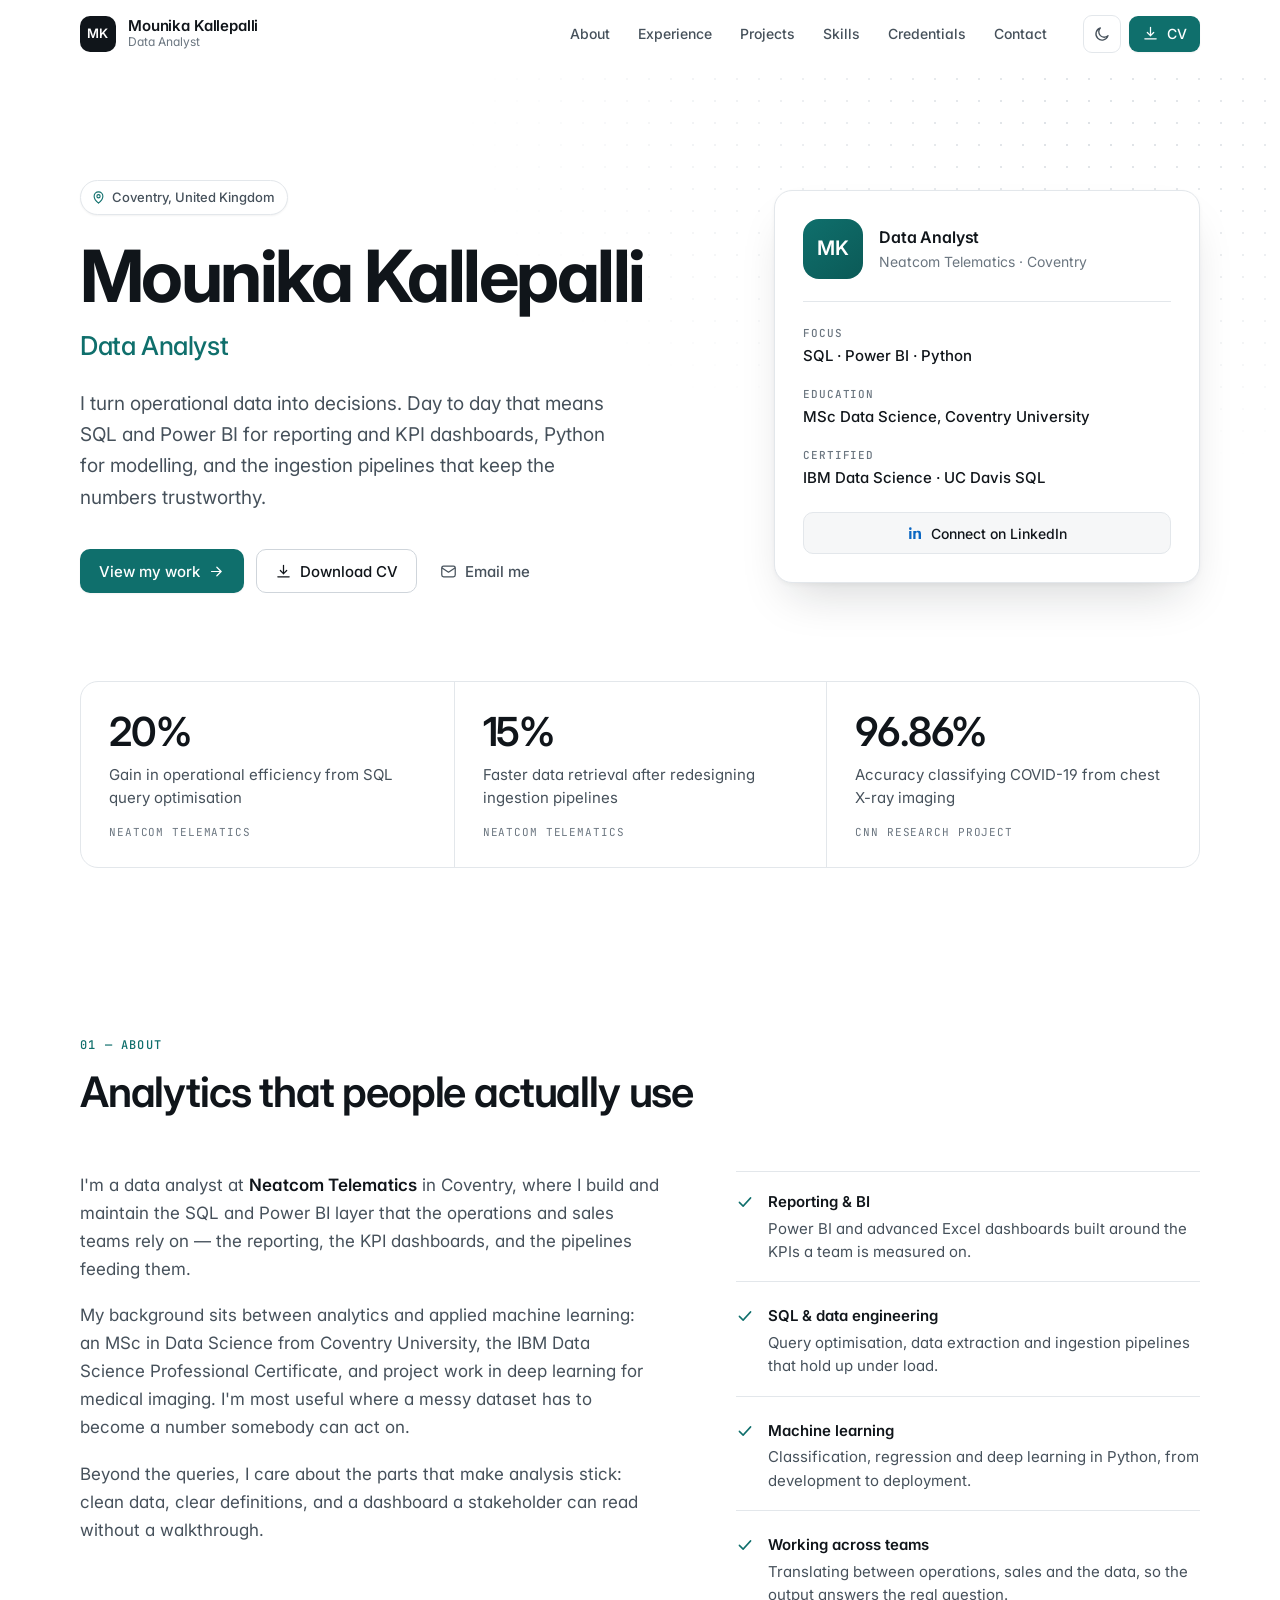
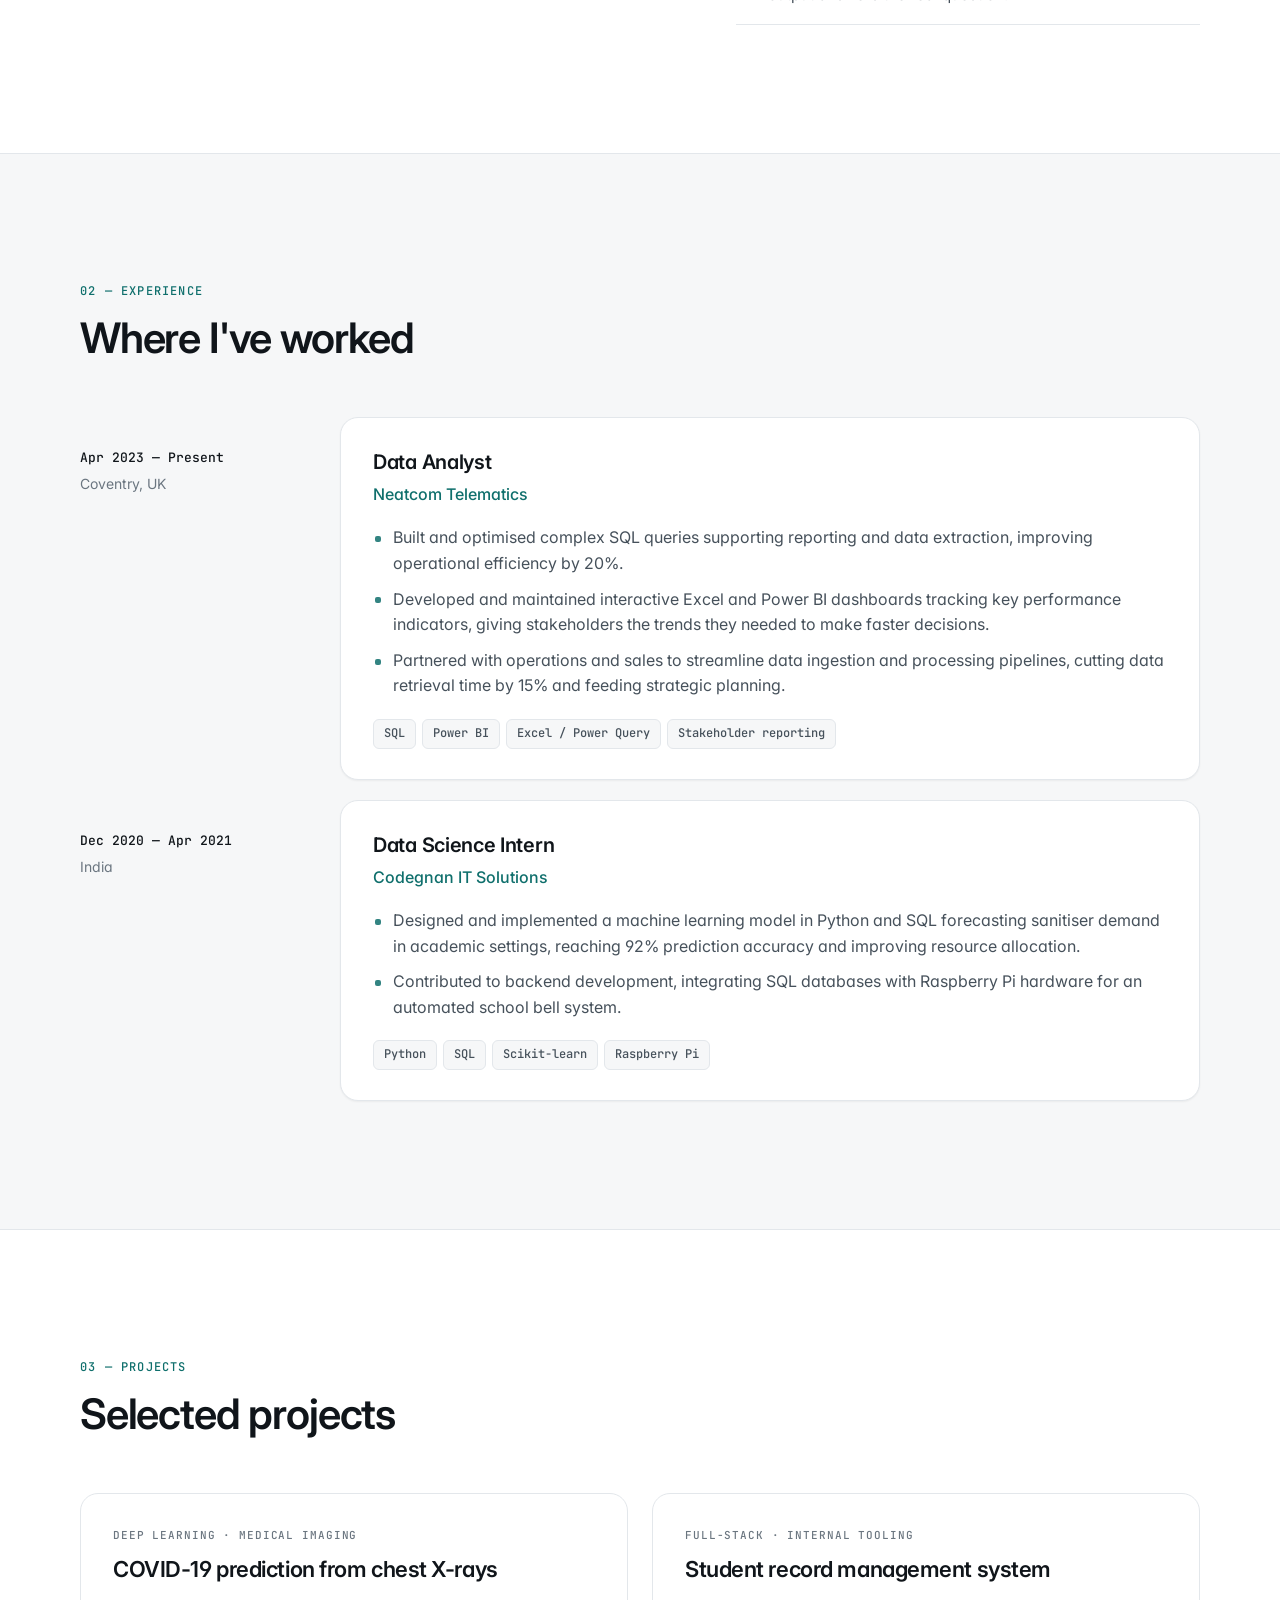
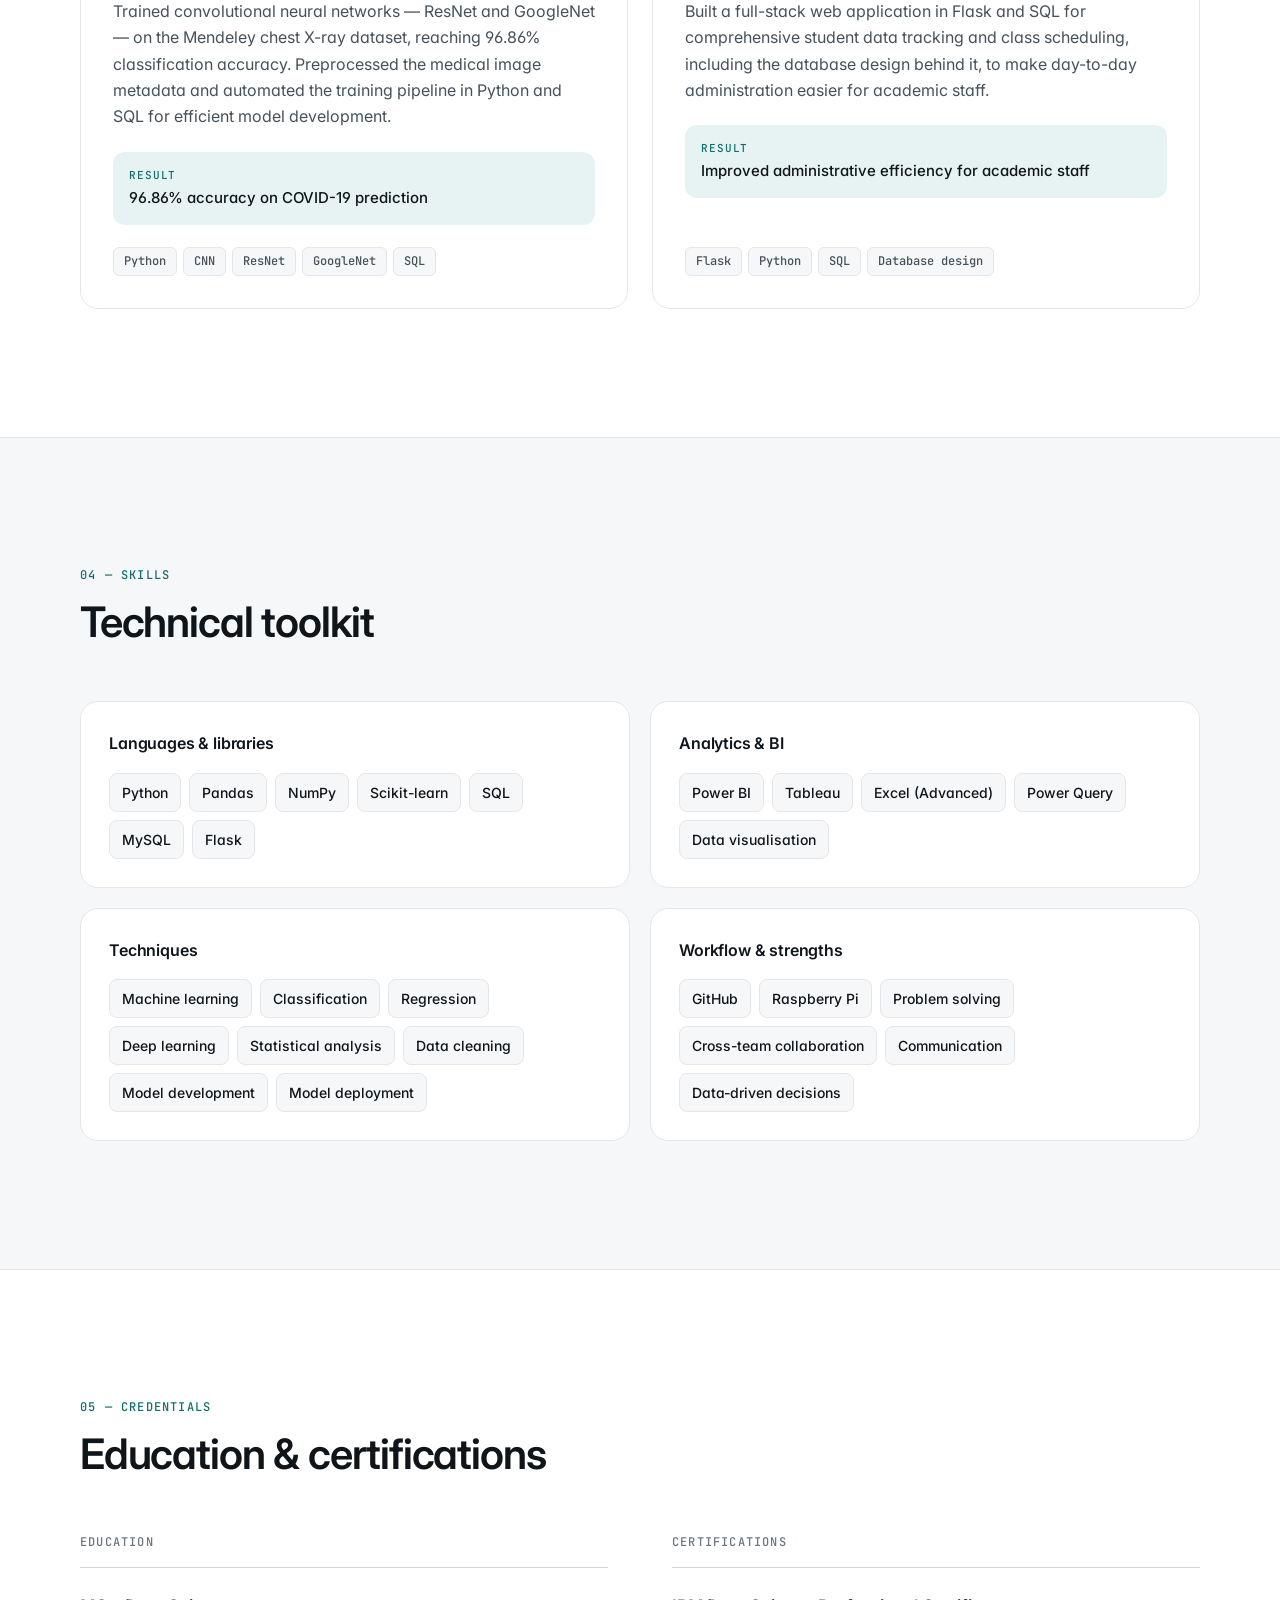
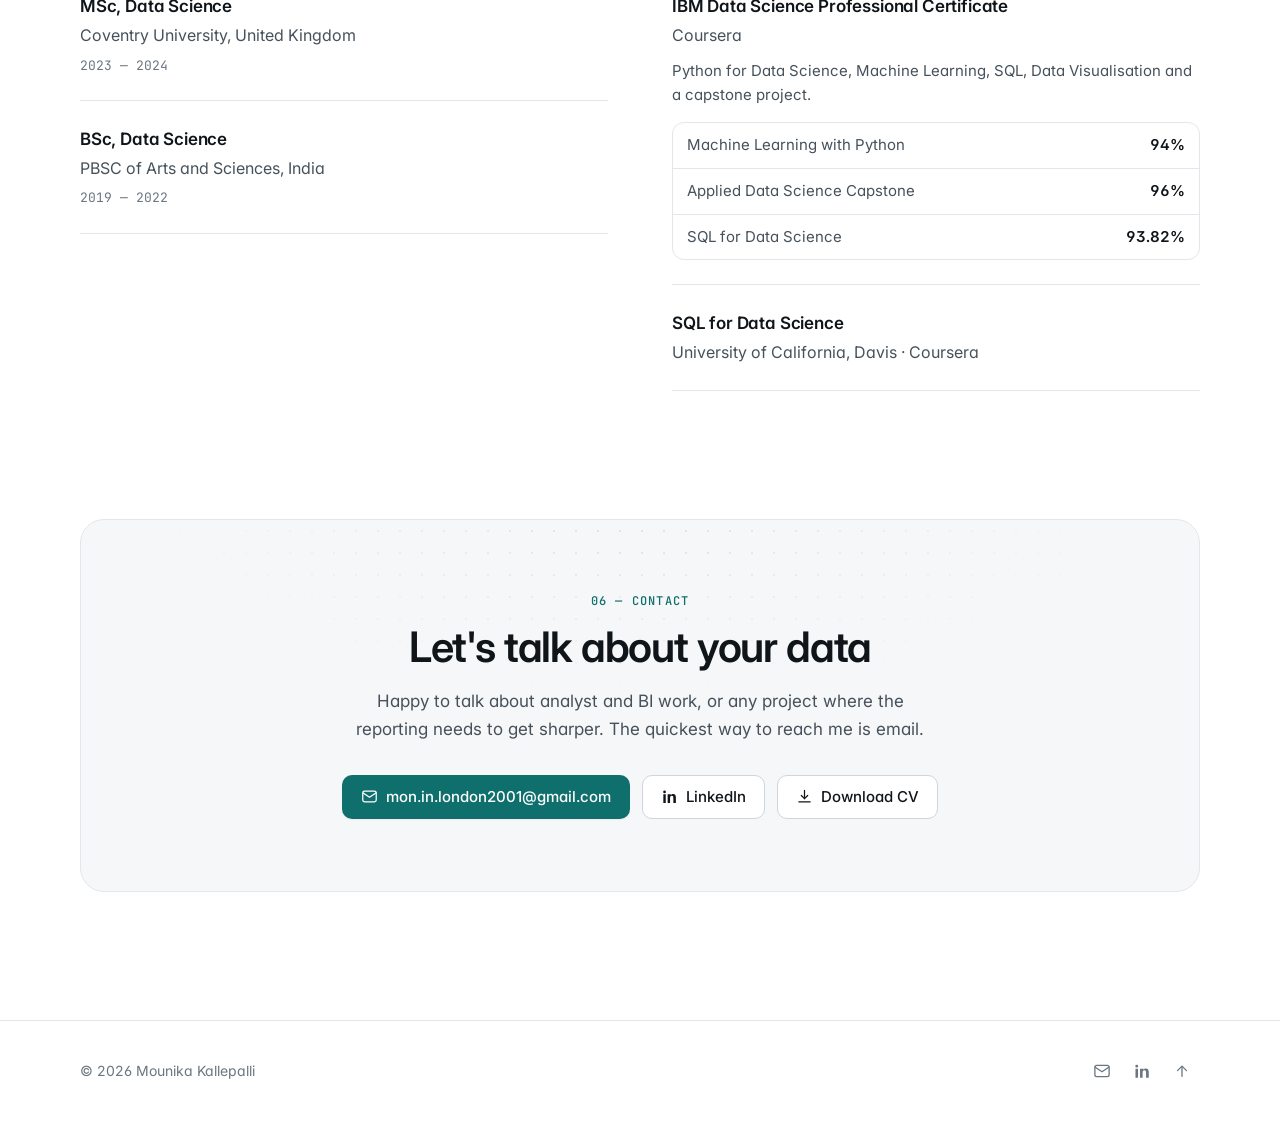
<file: index.html>
<!DOCTYPE html>
<html lang="en" data-theme="auto">
<head>
<meta charset="UTF-8">
<meta name="viewport" content="width=device-width, initial-scale=1">

<title>Mounika Kallepalli — Data Analyst</title>
<meta name="description" content="Data analyst in Coventry, UK, working in SQL, Python and Power BI. MSc in Data Science, IBM and UC Davis certified. Reporting, KPI dashboards, data pipelines and applied machine learning.">
<meta name="author" content="Mounika Kallepalli">
<link rel="canonical" href="https://mounikakallepalli.netlify.app/">

<meta property="og:type" content="profile">
<meta property="og:title" content="Mounika Kallepalli — Data Analyst">
<meta property="og:description" content="Data analyst in Coventry, UK, working in SQL, Python and Power BI. Reporting, KPI dashboards, data pipelines and applied machine learning.">
<meta property="og:url" content="https://mounikakallepalli.netlify.app/">
<meta property="og:image" content="https://mounikakallepalli.netlify.app/og-image.png">
<meta property="og:image:width" content="1200">
<meta property="og:image:height" content="630">
<meta property="profile:first_name" content="Mounika">
<meta property="profile:last_name" content="Kallepalli">
<meta name="twitter:card" content="summary_large_image">
<meta name="twitter:title" content="Mounika Kallepalli — Data Analyst">
<meta name="twitter:description" content="Data analyst in Coventry, UK, working in SQL, Python and Power BI.">
<meta name="twitter:image" content="https://mounikakallepalli.netlify.app/og-image.png">

<meta name="theme-color" content="#ffffff" media="(prefers-color-scheme: light)">
<meta name="theme-color" content="#0b0f12" media="(prefers-color-scheme: dark)">
<link rel="icon" href="favicon.svg" type="image/svg+xml">
<link rel="apple-touch-icon" href="favicon.svg">

<link rel="preconnect" href="https://fonts.googleapis.com">
<link rel="preconnect" href="https://fonts.gstatic.com" crossorigin>
<link href="https://fonts.googleapis.com/css2?family=Inter:wght@300;400;500;600;700&family=JetBrains+Mono:wght@400;500&display=swap" rel="stylesheet">
<link rel="stylesheet" href="styles.css">

<script>
  // Resolve the saved theme before first paint so there is no flash of the wrong mode.
  document.documentElement.classList.add('js');
  try {
    var t = localStorage.getItem('theme');
    if (t === 'light' || t === 'dark') document.documentElement.setAttribute('data-theme', t);
  } catch (e) {}
</script>

<script type="application/ld+json">
{
  "@context": "https://schema.org",
  "@type": "Person",
  "name": "Mounika Kallepalli",
  "jobTitle": "Data Analyst",
  "email": "mailto:mon.in.london2001@gmail.com",
  "url": "https://mounikakallepalli.netlify.app/",
  "address": {
    "@type": "PostalAddress",
    "addressLocality": "Coventry",
    "addressCountry": "GB"
  },
  "worksFor": { "@type": "Organization", "name": "Neatcom Telematics" },
  "alumniOf": [
    { "@type": "CollegeOrUniversity", "name": "Coventry University" },
    { "@type": "CollegeOrUniversity", "name": "PBSC of Arts and Sciences" }
  ],
  "knowsAbout": ["SQL", "Python", "Power BI", "Tableau", "Data Visualization", "Machine Learning", "Statistical Analysis"],
  "sameAs": ["https://www.linkedin.com/in/mounika-kallepalli-565b441a5"]
}
</script>
</head>

<body>
<a class="skip-link" href="#main">Skip to content</a>

<!-- Icon sprite -->
<svg class="sprite" aria-hidden="true" focusable="false" xmlns="http://www.w3.org/2000/svg">
  <symbol id="i-mail" viewBox="0 0 24 24" fill="none" stroke="currentColor" stroke-width="1.75" stroke-linecap="round" stroke-linejoin="round">
    <rect x="2.5" y="4.5" width="19" height="15" rx="2.5"/><path d="m3 7 9 6 9-6"/>
  </symbol>
  <symbol id="i-linkedin" viewBox="0 0 24 24" fill="currentColor">
    <path d="M6.94 5.5a1.94 1.94 0 1 1-3.88 0 1.94 1.94 0 0 1 3.88 0M3.3 21h3.4V8.9H3.3zm6.1 0h3.4v-6.6c0-1.74.33-3.43 2.49-3.43 2.12 0 2.15 1.99 2.15 3.54V21H21v-7.3c0-3.45-.75-5.1-4.03-5.1-1.57 0-2.63.86-3.07 1.68h-.05V8.9H9.4z"/>
  </symbol>
  <symbol id="i-download" viewBox="0 0 24 24" fill="none" stroke="currentColor" stroke-width="1.75" stroke-linecap="round" stroke-linejoin="round">
    <path d="M12 3.5v11.5"/><path d="m7.5 10.5 4.5 4.5 4.5-4.5"/><path d="M4 19.5h16"/>
  </symbol>
  <symbol id="i-arrow" viewBox="0 0 24 24" fill="none" stroke="currentColor" stroke-width="1.75" stroke-linecap="round" stroke-linejoin="round">
    <path d="M5 12h13"/><path d="m12.5 6 6 6-6 6"/>
  </symbol>
  <symbol id="i-pin" viewBox="0 0 24 24" fill="none" stroke="currentColor" stroke-width="1.75" stroke-linecap="round" stroke-linejoin="round">
    <path d="M12 21s7-5.6 7-11a7 7 0 1 0-14 0c0 5.4 7 11 7 11"/><circle cx="12" cy="10" r="2.6"/>
  </symbol>
  <symbol id="i-check" viewBox="0 0 24 24" fill="none" stroke="currentColor" stroke-width="2" stroke-linecap="round" stroke-linejoin="round">
    <path d="m4.5 12.5 5 5 10-11"/>
  </symbol>
  <symbol id="i-sun" viewBox="0 0 24 24" fill="none" stroke="currentColor" stroke-width="1.75" stroke-linecap="round" stroke-linejoin="round">
    <circle cx="12" cy="12" r="4.2"/><path d="M12 2.5v2M12 19.5v2M2.5 12h2M19.5 12h2M5.3 5.3l1.4 1.4M17.3 17.3l1.4 1.4M18.7 5.3l-1.4 1.4M6.7 17.3l-1.4 1.4"/>
  </symbol>
  <symbol id="i-moon" viewBox="0 0 24 24" fill="none" stroke="currentColor" stroke-width="1.75" stroke-linecap="round" stroke-linejoin="round">
    <path d="M20 14.2A8.2 8.2 0 1 1 9.8 4a6.6 6.6 0 0 0 10.2 10.2"/>
  </symbol>
  <symbol id="i-menu" viewBox="0 0 24 24" fill="none" stroke="currentColor" stroke-width="1.9" stroke-linecap="round">
    <path d="M4 7h16M4 12h16M4 17h16"/>
  </symbol>
  <symbol id="i-close" viewBox="0 0 24 24" fill="none" stroke="currentColor" stroke-width="1.9" stroke-linecap="round">
    <path d="M6 6l12 12M18 6 6 18"/>
  </symbol>
  <symbol id="i-top" viewBox="0 0 24 24" fill="none" stroke="currentColor" stroke-width="1.75" stroke-linecap="round" stroke-linejoin="round">
    <path d="M12 19V6"/><path d="m6 11.5 6-6 6 6"/>
  </symbol>
</svg>

<div class="scroll-progress" role="presentation"><span id="scroll-bar"></span></div>

<!-- Header -->
<header class="site-header" id="site-header">
  <div class="shell header-inner">
    <a class="brand" href="#top" aria-label="Mounika Kallepalli, home">
      <span class="brand-mark" aria-hidden="true">MK</span>
      <span class="brand-text">
        <strong>Mounika Kallepalli</strong>
        <span>Data Analyst</span>
      </span>
    </a>

    <nav class="site-nav" id="site-nav" aria-label="Sections">
      <ul>
        <li><a href="#about">About</a></li>
        <li><a href="#experience">Experience</a></li>
        <li><a href="#projects">Projects</a></li>
        <li><a href="#skills">Skills</a></li>
        <li><a href="#credentials">Credentials</a></li>
        <li><a href="#contact">Contact</a></li>
      </ul>
    </nav>

    <div class="header-actions">
      <button type="button" class="icon-btn" id="theme-toggle" aria-label="Switch to dark theme">
        <svg class="icon icon-light" aria-hidden="true"><use href="#i-sun"/></svg>
        <svg class="icon icon-dark" aria-hidden="true"><use href="#i-moon"/></svg>
      </button>
      <a class="btn btn-sm btn-primary header-cv" href="Mounika-Kallepalli-CV.pdf" download>
        <svg class="icon" aria-hidden="true"><use href="#i-download"/></svg>
        <span>CV</span>
      </a>
      <button type="button" class="icon-btn nav-toggle" id="nav-toggle" aria-label="Open menu" aria-expanded="false" aria-controls="site-nav">
        <svg class="icon icon-open" aria-hidden="true"><use href="#i-menu"/></svg>
        <svg class="icon icon-shut" aria-hidden="true"><use href="#i-close"/></svg>
      </button>
    </div>
  </div>
</header>

<main id="main">
  <span id="top"></span>

  <!-- Hero -->
  <section class="hero">
    <div class="shell hero-inner">
      <div class="hero-copy reveal">
        <p class="eyebrow">
          <svg class="icon" aria-hidden="true"><use href="#i-pin"/></svg>
          Coventry, United Kingdom
        </p>
        <h1>Mounika Kallepalli</h1>
        <p class="hero-role">Data Analyst</p>
        <p class="hero-lead">
          I turn operational data into decisions. Day to day that means SQL and Power BI for
          reporting and KPI dashboards, Python for modelling, and the ingestion pipelines that
          keep the numbers trustworthy.
        </p>
        <div class="hero-actions">
          <a class="btn btn-primary" href="#experience">
            <span>View my work</span>
            <svg class="icon" aria-hidden="true"><use href="#i-arrow"/></svg>
          </a>
          <a class="btn btn-ghost" href="Mounika-Kallepalli-CV.pdf" download>
            <svg class="icon" aria-hidden="true"><use href="#i-download"/></svg>
            <span>Download CV</span>
          </a>
          <a class="btn btn-quiet" href="mailto:mon.in.london2001@gmail.com">
            <svg class="icon" aria-hidden="true"><use href="#i-mail"/></svg>
            <span>Email me</span>
          </a>
        </div>
      </div>

      <aside class="hero-card reveal" aria-label="Profile summary">
        <div class="hero-card-top">
          <span class="avatar" aria-hidden="true">MK</span>
          <div>
            <p class="hero-card-name">Data Analyst</p>
            <p class="hero-card-org">Neatcom Telematics · Coventry</p>
          </div>
        </div>
        <dl class="facts">
          <div><dt>Focus</dt><dd>SQL · Power BI · Python</dd></div>
          <div><dt>Education</dt><dd>MSc Data Science, Coventry University</dd></div>
          <div><dt>Certified</dt><dd>IBM Data Science · UC Davis SQL</dd></div>
        </dl>
        <a class="hero-card-link" href="https://www.linkedin.com/in/mounika-kallepalli-565b441a5" target="_blank" rel="noopener noreferrer">
          <svg class="icon" aria-hidden="true"><use href="#i-linkedin"/></svg>
          <span>Connect on LinkedIn</span>
        </a>
      </aside>
    </div>
  </section>

  <!-- Impact metrics -->
  <section class="metrics" aria-label="Selected results">
    <div class="shell">
      <ul class="metric-grid">
        <li class="stat reveal">
          <p class="stat-value" data-count="20" data-suffix="%">20%</p>
          <p class="stat-label">Gain in operational efficiency from SQL query optimisation</p>
          <p class="stat-source">Neatcom Telematics</p>
        </li>
        <li class="stat reveal">
          <p class="stat-value" data-count="15" data-suffix="%">15%</p>
          <p class="stat-label">Faster data retrieval after redesigning ingestion pipelines</p>
          <p class="stat-source">Neatcom Telematics</p>
        </li>
        <li class="stat reveal">
          <p class="stat-value" data-count="96.86" data-suffix="%" data-decimals="2">96.86%</p>
          <p class="stat-label">Accuracy classifying COVID-19 from chest X-ray imaging</p>
          <p class="stat-source">CNN research project</p>
        </li>
      </ul>
    </div>
  </section>

  <!-- About -->
  <section id="about" class="section">
    <div class="shell">
      <header class="section-head reveal">
        <p class="section-kicker">01 — About</p>
        <h2>Analytics that people actually use</h2>
      </header>
      <div class="about-grid">
        <div class="prose reveal">
          <p>
            I'm a data analyst at <strong>Neatcom Telematics</strong> in Coventry, where I build and
            maintain the SQL and Power BI layer that the operations and sales teams rely on — the
            reporting, the KPI dashboards, and the pipelines feeding them.
          </p>
          <p>
            My background sits between analytics and applied machine learning: an MSc in Data Science
            from Coventry University, the IBM Data Science Professional Certificate, and project work
            in deep learning for medical imaging. I'm most useful where a messy dataset has to become
            a number somebody can act on.
          </p>
          <p>
            Beyond the queries, I care about the parts that make analysis stick: clean data, clear
            definitions, and a dashboard a stakeholder can read without a walkthrough.
          </p>
        </div>
        <ul class="about-list reveal">
          <li>
            <svg class="icon" aria-hidden="true"><use href="#i-check"/></svg>
            <div><strong>Reporting &amp; BI</strong><span>Power BI and advanced Excel dashboards built around the KPIs a team is measured on.</span></div>
          </li>
          <li>
            <svg class="icon" aria-hidden="true"><use href="#i-check"/></svg>
            <div><strong>SQL &amp; data engineering</strong><span>Query optimisation, data extraction and ingestion pipelines that hold up under load.</span></div>
          </li>
          <li>
            <svg class="icon" aria-hidden="true"><use href="#i-check"/></svg>
            <div><strong>Machine learning</strong><span>Classification, regression and deep learning in Python, from development to deployment.</span></div>
          </li>
          <li>
            <svg class="icon" aria-hidden="true"><use href="#i-check"/></svg>
            <div><strong>Working across teams</strong><span>Translating between operations, sales and the data, so the output answers the real question.</span></div>
          </li>
        </ul>
      </div>
    </div>
  </section>

  <!-- Experience -->
  <section id="experience" class="section section-alt">
    <div class="shell">
      <header class="section-head reveal">
        <p class="section-kicker">02 — Experience</p>
        <h2>Where I've worked</h2>
      </header>
      <ol class="timeline">
        <li class="timeline-item reveal">
          <div class="timeline-meta">
            <p class="timeline-date">Apr 2023 — Present</p>
            <p class="timeline-place">Coventry, UK</p>
          </div>
          <div class="timeline-body">
            <h3>Data Analyst</h3>
            <p class="timeline-org">Neatcom Telematics</p>
            <ul>
              <li>Built and optimised complex SQL queries supporting reporting and data extraction, improving operational efficiency by 20%.</li>
              <li>Developed and maintained interactive Excel and Power BI dashboards tracking key performance indicators, giving stakeholders the trends they needed to make faster decisions.</li>
              <li>Partnered with operations and sales to streamline data ingestion and processing pipelines, cutting data retrieval time by 15% and feeding strategic planning.</li>
            </ul>
            <ul class="chips">
              <li>SQL</li><li>Power BI</li><li>Excel / Power Query</li><li>Stakeholder reporting</li>
            </ul>
          </div>
        </li>
        <li class="timeline-item reveal">
          <div class="timeline-meta">
            <p class="timeline-date">Dec 2020 — Apr 2021</p>
            <p class="timeline-place">India</p>
          </div>
          <div class="timeline-body">
            <h3>Data Science Intern</h3>
            <p class="timeline-org">Codegnan IT Solutions</p>
            <ul>
              <li>Designed and implemented a machine learning model in Python and SQL forecasting sanitiser demand in academic settings, reaching 92% prediction accuracy and improving resource allocation.</li>
              <li>Contributed to backend development, integrating SQL databases with Raspberry Pi hardware for an automated school bell system.</li>
            </ul>
            <ul class="chips">
              <li>Python</li><li>SQL</li><li>Scikit-learn</li><li>Raspberry Pi</li>
            </ul>
          </div>
        </li>
      </ol>
    </div>
  </section>

  <!-- Projects -->
  <section id="projects" class="section">
    <div class="shell">
      <header class="section-head reveal">
        <p class="section-kicker">03 — Projects</p>
        <h2>Selected projects</h2>
      </header>
      <div class="project-grid">
        <!-- To add a repository or demo, drop a link into .project-links:
             <a class="project-link" href="https://github.com/..." target="_blank" rel="noopener noreferrer">Source<svg class="icon"><use href="#i-arrow"/></svg></a> -->
        <article class="project reveal">
          <p class="project-tag">Deep learning · Medical imaging</p>
          <h3>COVID-19 prediction from chest X-rays</h3>
          <p>
            Trained convolutional neural networks — ResNet and GoogleNet — on the Mendeley chest
            X-ray dataset, reaching 96.86% classification accuracy. Preprocessed the medical image
            metadata and automated the training pipeline in Python and SQL for efficient model
            development.
          </p>
          <dl class="project-result">
            <dt>Result</dt>
            <dd>96.86% accuracy on COVID-19 prediction</dd>
          </dl>
          <ul class="chips">
            <li>Python</li><li>CNN</li><li>ResNet</li><li>GoogleNet</li><li>SQL</li>
          </ul>
          <div class="project-links"></div>
        </article>

        <article class="project reveal">
          <p class="project-tag">Full-stack · Internal tooling</p>
          <h3>Student record management system</h3>
          <p>
            Built a full-stack web application in Flask and SQL for comprehensive student data
            tracking and class scheduling, including the database design behind it, to make
            day-to-day administration easier for academic staff.
          </p>
          <dl class="project-result">
            <dt>Result</dt>
            <dd>Improved administrative efficiency for academic staff</dd>
          </dl>
          <ul class="chips">
            <li>Flask</li><li>Python</li><li>SQL</li><li>Database design</li>
          </ul>
          <div class="project-links"></div>
        </article>
      </div>
    </div>
  </section>

  <!-- Skills -->
  <section id="skills" class="section section-alt">
    <div class="shell">
      <header class="section-head reveal">
        <p class="section-kicker">04 — Skills</p>
        <h2>Technical toolkit</h2>
      </header>
      <div class="skills-grid">
        <div class="skill-group reveal">
          <h3>Languages &amp; libraries</h3>
          <ul class="chips chips-lg">
            <li>Python</li><li>Pandas</li><li>NumPy</li><li>Scikit-learn</li><li>SQL</li><li>MySQL</li><li>Flask</li>
          </ul>
        </div>
        <div class="skill-group reveal">
          <h3>Analytics &amp; BI</h3>
          <ul class="chips chips-lg">
            <li>Power BI</li><li>Tableau</li><li>Excel (Advanced)</li><li>Power Query</li><li>Data visualisation</li>
          </ul>
        </div>
        <div class="skill-group reveal">
          <h3>Techniques</h3>
          <ul class="chips chips-lg">
            <li>Machine learning</li><li>Classification</li><li>Regression</li><li>Deep learning</li><li>Statistical analysis</li><li>Data cleaning</li><li>Model development</li><li>Model deployment</li>
          </ul>
        </div>
        <div class="skill-group reveal">
          <h3>Workflow &amp; strengths</h3>
          <ul class="chips chips-lg">
            <li>GitHub</li><li>Raspberry Pi</li><li>Problem solving</li><li>Cross-team collaboration</li><li>Communication</li><li>Data-driven decisions</li>
          </ul>
        </div>
      </div>
    </div>
  </section>

  <!-- Credentials -->
  <section id="credentials" class="section">
    <div class="shell">
      <header class="section-head reveal">
        <p class="section-kicker">05 — Credentials</p>
        <h2>Education &amp; certifications</h2>
      </header>
      <div class="cred-grid">
        <div class="cred-col reveal">
          <h3 class="cred-head">Education</h3>
          <article class="cred">
            <h4>MSc, Data Science</h4>
            <p class="cred-org">Coventry University, United Kingdom</p>
            <p class="cred-date">2023 — 2024</p>
          </article>
          <article class="cred">
            <h4>BSc, Data Science</h4>
            <p class="cred-org">PBSC of Arts and Sciences, India</p>
            <p class="cred-date">2019 — 2022</p>
          </article>
        </div>
        <div class="cred-col reveal">
          <h3 class="cred-head">Certifications</h3>
          <article class="cred">
            <h4>IBM Data Science Professional Certificate</h4>
            <p class="cred-org">Coursera</p>
            <p class="cred-note">Python for Data Science, Machine Learning, SQL, Data Visualisation and a capstone project.</p>
            <ul class="scores">
              <li><span>Machine Learning with Python</span><strong>94%</strong></li>
              <li><span>Applied Data Science Capstone</span><strong>96%</strong></li>
              <li><span>SQL for Data Science</span><strong>93.82%</strong></li>
            </ul>
          </article>
          <article class="cred">
            <h4>SQL for Data Science</h4>
            <p class="cred-org">University of California, Davis · Coursera</p>
          </article>
        </div>
      </div>
    </div>
  </section>

  <!-- Contact -->
  <section id="contact" class="section section-contact">
    <div class="shell">
      <div class="contact-card reveal">
        <p class="section-kicker">06 — Contact</p>
        <h2>Let's talk about your data</h2>
        <p class="contact-lead">
          Happy to talk about analyst and BI work, or any project where the reporting needs to get
          sharper. The quickest way to reach me is email.
        </p>
        <div class="contact-actions">
          <a class="btn btn-primary" href="mailto:mon.in.london2001@gmail.com">
            <svg class="icon" aria-hidden="true"><use href="#i-mail"/></svg>
            <span>mon.in.london2001@gmail.com</span>
          </a>
          <a class="btn btn-ghost" href="https://www.linkedin.com/in/mounika-kallepalli-565b441a5" target="_blank" rel="noopener noreferrer">
            <svg class="icon" aria-hidden="true"><use href="#i-linkedin"/></svg>
            <span>LinkedIn</span>
          </a>
          <a class="btn btn-ghost" href="Mounika-Kallepalli-CV.pdf" download>
            <svg class="icon" aria-hidden="true"><use href="#i-download"/></svg>
            <span>Download CV</span>
          </a>
        </div>
      </div>
    </div>
  </section>
</main>

<footer class="site-footer">
  <div class="shell footer-inner">
    <p>&copy; <span id="year">2026</span> Mounika Kallepalli</p>
    <div class="footer-links">
      <a href="mailto:mon.in.london2001@gmail.com" aria-label="Email">
        <svg class="icon" aria-hidden="true"><use href="#i-mail"/></svg>
      </a>
      <a href="https://www.linkedin.com/in/mounika-kallepalli-565b441a5" target="_blank" rel="noopener noreferrer" aria-label="LinkedIn">
        <svg class="icon" aria-hidden="true"><use href="#i-linkedin"/></svg>
      </a>
      <a href="#top" aria-label="Back to top">
        <svg class="icon" aria-hidden="true"><use href="#i-top"/></svg>
      </a>
    </div>
  </div>
</footer>

<script src="script.js" defer></script>
</body>
</html>
</file>
<file: styles.css>
/* ==========================================================================
   Mounika Kallepalli — Portfolio
   Design tokens, layout and components. No build step, no frameworks.
   ========================================================================== */

/* ---------- Tokens ---------- */

:root {
  --font-sans: 'Inter', ui-sans-serif, system-ui, -apple-system, 'Segoe UI', Roboto, sans-serif;
  --font-mono: 'JetBrains Mono', ui-monospace, SFMono-Regular, Menlo, Consolas, monospace;

  --bg: #ffffff;
  --surface: #f6f7f8;
  --surface-2: #eef1f3;
  --card: #ffffff;
  --text: #10151a;
  --text-2: #46515b;
  --text-3: #6b7680;
  --border: #e3e7eb;
  --border-strong: #cfd5db;
  --accent: #0f6f6c;
  --accent-hover: #0b5a57;
  --accent-soft: #e6f3f2;
  --accent-ink: #ffffff;
  --header-bg: rgba(255, 255, 255, 0.82);
  --shadow-sm: 0 1px 2px rgba(16, 21, 26, 0.05);
  --shadow-md: 0 1px 2px rgba(16, 21, 26, 0.04), 0 8px 24px -8px rgba(16, 21, 26, 0.12);
  --shadow-lg: 0 2px 4px rgba(16, 21, 26, 0.04), 0 24px 48px -16px rgba(16, 21, 26, 0.18);

  --radius-sm: 8px;
  --radius: 12px;
  --radius-lg: 18px;

  --shell: 1120px;
  --gutter: 24px;
  --header-h: 68px;
  --section-pad: clamp(72px, 10vw, 128px);

  --ease: cubic-bezier(0.2, 0.7, 0.2, 1);

  color-scheme: light;
}

/* Dark tokens: applied when the visitor chose dark, or the system prefers dark and no choice was saved. */
:root[data-theme="dark"] {
  --bg: #0b0f12;
  --surface: #11171b;
  --surface-2: #172026;
  --card: #121a1f;
  --text: #edf1f4;
  --text-2: #a9b4bd;
  --text-3: #7d8992;
  --border: #212a31;
  --border-strong: #2e3941;
  --accent: #3bb7af;
  --accent-hover: #5cc8c1;
  --accent-soft: rgba(59, 183, 175, 0.12);
  --accent-ink: #062321;
  --header-bg: rgba(11, 15, 18, 0.78);
  --shadow-sm: 0 1px 2px rgba(0, 0, 0, 0.3);
  --shadow-md: 0 1px 2px rgba(0, 0, 0, 0.3), 0 8px 24px -8px rgba(0, 0, 0, 0.5);
  --shadow-lg: 0 2px 4px rgba(0, 0, 0, 0.3), 0 24px 48px -16px rgba(0, 0, 0, 0.6);
  color-scheme: dark;
}

@media (prefers-color-scheme: dark) {
  :root:not([data-theme="light"]) {
    --bg: #0b0f12;
    --surface: #11171b;
    --surface-2: #172026;
    --card: #121a1f;
    --text: #edf1f4;
    --text-2: #a9b4bd;
    --text-3: #7d8992;
    --border: #212a31;
    --border-strong: #2e3941;
    --accent: #3bb7af;
    --accent-hover: #5cc8c1;
    --accent-soft: rgba(59, 183, 175, 0.12);
    --accent-ink: #062321;
    --header-bg: rgba(11, 15, 18, 0.78);
    --shadow-sm: 0 1px 2px rgba(0, 0, 0, 0.3);
    --shadow-md: 0 1px 2px rgba(0, 0, 0, 0.3), 0 8px 24px -8px rgba(0, 0, 0, 0.5);
    --shadow-lg: 0 2px 4px rgba(0, 0, 0, 0.3), 0 24px 48px -16px rgba(0, 0, 0, 0.6);
    color-scheme: dark;
  }
}

/* ---------- Base ---------- */

*,
*::before,
*::after {
  box-sizing: border-box;
}

* {
  margin: 0;
  padding: 0;
}

html {
  scroll-behavior: smooth;
  scroll-padding-top: calc(var(--header-h) + 16px);
  -webkit-text-size-adjust: 100%;
}

body {
  font-family: var(--font-sans);
  font-size: 1rem;
  line-height: 1.65;
  color: var(--text);
  background: var(--bg);
  -webkit-font-smoothing: antialiased;
  -moz-osx-font-smoothing: grayscale;
  text-rendering: optimizeLegibility;
  font-feature-settings: 'cv11', 'ss01';
  transition: background-color 0.25s ease, color 0.25s ease;
}

img,
svg {
  display: block;
  max-width: 100%;
}

ul,
ol {
  list-style: none;
}

a {
  color: inherit;
  text-decoration: none;
}

strong {
  font-weight: 600;
  color: var(--text);
}

::selection {
  background: var(--accent);
  color: var(--accent-ink);
}

:focus-visible {
  outline: 2px solid var(--accent);
  outline-offset: 3px;
  border-radius: 4px;
}

.sprite {
  position: absolute;
  width: 0;
  height: 0;
  overflow: hidden;
}

.icon {
  width: 18px;
  height: 18px;
  flex-shrink: 0;
}

.shell {
  width: 100%;
  max-width: calc(var(--shell) + var(--gutter) * 2);
  margin-inline: auto;
  padding-inline: var(--gutter);
}

.skip-link {
  position: absolute;
  left: 16px;
  top: -48px;
  z-index: 200;
  padding: 10px 16px;
  border-radius: var(--radius-sm);
  background: var(--text);
  color: var(--bg);
  font-weight: 500;
  font-size: 0.875rem;
  transition: top 0.2s var(--ease);
}

.skip-link:focus {
  top: 12px;
}

/* ---------- Scroll progress ---------- */

.scroll-progress {
  position: fixed;
  inset: 0 0 auto 0;
  height: 2px;
  z-index: 120;
  pointer-events: none;
}

.scroll-progress span {
  display: block;
  height: 100%;
  width: 100%;
  background: var(--accent);
  transform-origin: 0 50%;
  transform: scaleX(0);
}

/* ---------- Buttons ---------- */

.btn {
  display: inline-flex;
  align-items: center;
  justify-content: center;
  gap: 8px;
  height: 44px;
  padding: 0 18px;
  border-radius: 10px;
  border: 1px solid transparent;
  font: inherit;
  font-size: 0.9375rem;
  font-weight: 500;
  line-height: 1;
  white-space: nowrap;
  cursor: pointer;
  transition: background-color 0.2s ease, border-color 0.2s ease, color 0.2s ease,
    transform 0.2s var(--ease), box-shadow 0.2s ease;
}

.btn .icon {
  width: 17px;
  height: 17px;
}

.btn-sm {
  height: 36px;
  padding: 0 12px;
  font-size: 0.875rem;
  border-radius: 9px;
}

.btn-primary {
  background: var(--accent);
  color: var(--accent-ink);
  box-shadow: var(--shadow-sm);
}

.btn-primary:hover {
  background: var(--accent-hover);
  transform: translateY(-1px);
  box-shadow: var(--shadow-md);
}

.btn-ghost {
  background: var(--card);
  color: var(--text);
  border-color: var(--border-strong);
}

.btn-ghost:hover {
  border-color: var(--text-3);
  transform: translateY(-1px);
}

.btn-quiet {
  color: var(--text-2);
  padding-inline: 10px;
}

.btn-quiet:hover {
  color: var(--accent);
}

.btn:active {
  transform: translateY(0);
}

.icon-btn {
  display: inline-grid;
  place-items: center;
  width: 38px;
  height: 38px;
  border-radius: 9px;
  border: 1px solid var(--border);
  background: transparent;
  color: var(--text-2);
  cursor: pointer;
  transition: color 0.2s ease, border-color 0.2s ease, background-color 0.2s ease;
}

.icon-btn:hover {
  color: var(--text);
  border-color: var(--border-strong);
  background: var(--surface);
}

/* ---------- Header ---------- */

.site-header {
  position: sticky;
  top: 0;
  z-index: 100;
  height: var(--header-h);
  border-bottom: 1px solid transparent;
  transition: border-color 0.25s ease;
}

/* The blur lives on a pseudo-element: a backdrop-filter on the header itself would make it the
   containing block for the fixed mobile menu and collapse the menu to the header's height. */
.site-header::before {
  content: '';
  position: absolute;
  inset: 0;
  z-index: -1;
  background: var(--header-bg);
  -webkit-backdrop-filter: saturate(180%) blur(14px);
  backdrop-filter: saturate(180%) blur(14px);
}

.site-header.is-scrolled {
  border-bottom-color: var(--border);
}

.header-inner {
  height: 100%;
  display: flex;
  align-items: center;
  gap: 24px;
}

.brand {
  display: inline-flex;
  align-items: center;
  gap: 12px;
  margin-right: auto;
}

.brand-mark {
  display: grid;
  place-items: center;
  width: 36px;
  height: 36px;
  border-radius: 10px;
  background: var(--text);
  color: var(--bg);
  font-size: 0.8125rem;
  font-weight: 600;
  letter-spacing: 0.02em;
}

.brand-text {
  display: flex;
  flex-direction: column;
  line-height: 1.2;
}

.brand-text strong {
  font-size: 0.9375rem;
  font-weight: 600;
  letter-spacing: -0.01em;
}

.brand-text span {
  font-size: 0.75rem;
  color: var(--text-3);
}

.site-nav ul {
  display: flex;
  align-items: center;
  gap: 4px;
}

.site-nav a {
  position: relative;
  display: block;
  padding: 8px 12px;
  border-radius: 8px;
  font-size: 0.875rem;
  font-weight: 500;
  color: var(--text-2);
  transition: color 0.2s ease, background-color 0.2s ease;
}

.site-nav a:hover {
  color: var(--text);
  background: var(--surface);
}

.site-nav a.is-active {
  color: var(--text);
}

.site-nav a.is-active::after {
  content: '';
  position: absolute;
  left: 12px;
  right: 12px;
  bottom: 2px;
  height: 2px;
  border-radius: 2px;
  background: var(--accent);
}

.header-actions {
  display: flex;
  align-items: center;
  gap: 8px;
}

.nav-toggle {
  display: none;
}

/* Theme toggle shows the mode you would switch to. */
.icon-light {
  display: none;
}

:root[data-theme="dark"] .icon-light {
  display: block;
}

:root[data-theme="dark"] .icon-dark {
  display: none;
}

@media (prefers-color-scheme: dark) {
  :root:not([data-theme="light"]) .icon-light {
    display: block;
  }

  :root:not([data-theme="light"]) .icon-dark {
    display: none;
  }
}

.nav-toggle .icon-shut {
  display: none;
}

.nav-toggle[aria-expanded="true"] .icon-open {
  display: none;
}

.nav-toggle[aria-expanded="true"] .icon-shut {
  display: block;
}

/* ---------- Hero ---------- */

.hero {
  position: relative;
  padding-block: clamp(56px, 9vw, 112px) clamp(48px, 7vw, 88px);
  overflow: hidden;
}

/* A faint dot grid fading out from the top right: a quiet nod to plotted data. */
.hero::before {
  content: '';
  position: absolute;
  inset: 0;
  z-index: -1;
  background-image: radial-gradient(var(--border-strong) 1px, transparent 1px);
  background-size: 22px 22px;
  -webkit-mask-image: radial-gradient(ellipse 70% 80% at 85% 10%, #000 0%, transparent 70%);
  mask-image: radial-gradient(ellipse 70% 80% at 85% 10%, #000 0%, transparent 70%);
  opacity: 0.7;
}

.hero-inner {
  display: grid;
  grid-template-columns: minmax(0, 1.45fr) minmax(0, 1fr);
  gap: clamp(40px, 6vw, 80px);
  align-items: center;
}

.eyebrow {
  display: inline-flex;
  align-items: center;
  gap: 6px;
  padding: 6px 12px 6px 10px;
  border: 1px solid var(--border);
  border-radius: 999px;
  background: var(--card);
  font-size: 0.8125rem;
  font-weight: 500;
  color: var(--text-2);
  box-shadow: var(--shadow-sm);
}

.eyebrow .icon {
  width: 15px;
  height: 15px;
  color: var(--accent);
}

.hero h1 {
  margin-top: 24px;
  font-size: clamp(2.5rem, 6.4vw, 4.5rem);
  font-weight: 700;
  line-height: 1.02;
  letter-spacing: -0.035em;
}

.hero-role {
  margin-top: 12px;
  font-size: clamp(1.25rem, 2.4vw, 1.625rem);
  font-weight: 500;
  letter-spacing: -0.015em;
  color: var(--accent);
}

.hero-lead {
  margin-top: 20px;
  max-width: 34rem;
  font-size: clamp(1.0625rem, 1.5vw, 1.1875rem);
  line-height: 1.65;
  color: var(--text-2);
}

.hero-actions {
  display: flex;
  flex-wrap: wrap;
  align-items: center;
  gap: 12px;
  margin-top: 36px;
}

.hero-card {
  padding: 28px;
  border: 1px solid var(--border);
  border-radius: var(--radius-lg);
  background: var(--card);
  box-shadow: var(--shadow-lg);
}

.hero-card-top {
  display: flex;
  align-items: center;
  gap: 16px;
  padding-bottom: 22px;
  border-bottom: 1px solid var(--border);
}

.avatar {
  display: grid;
  place-items: center;
  width: 60px;
  height: 60px;
  border-radius: 16px;
  background: linear-gradient(140deg, var(--accent), var(--accent-hover));
  color: var(--accent-ink);
  font-size: 1.25rem;
  font-weight: 600;
  letter-spacing: 0.01em;
}

.hero-card-name {
  font-weight: 600;
  letter-spacing: -0.01em;
}

.hero-card-org {
  font-size: 0.875rem;
  color: var(--text-3);
}

.facts {
  display: grid;
  gap: 16px;
  padding-block: 22px;
}

.facts dt {
  font-family: var(--font-mono);
  font-size: 0.6875rem;
  font-weight: 500;
  letter-spacing: 0.08em;
  text-transform: uppercase;
  color: var(--text-3);
}

.facts dd {
  margin-top: 2px;
  font-size: 0.9375rem;
  font-weight: 500;
}

.hero-card-link {
  display: flex;
  align-items: center;
  justify-content: center;
  gap: 8px;
  height: 42px;
  border-radius: 10px;
  background: var(--surface);
  border: 1px solid var(--border);
  font-size: 0.875rem;
  font-weight: 500;
  color: var(--text);
  transition: border-color 0.2s ease, color 0.2s ease;
}

.hero-card-link .icon {
  width: 16px;
  height: 16px;
  color: #0a66c2;
}

:root[data-theme="dark"] .hero-card-link .icon {
  color: #5aa9f0;
}

@media (prefers-color-scheme: dark) {
  :root:not([data-theme="light"]) .hero-card-link .icon {
    color: #5aa9f0;
  }
}

.hero-card-link:hover {
  border-color: var(--border-strong);
  color: var(--accent);
}

/* ---------- Metrics ---------- */

.metrics {
  padding-bottom: clamp(24px, 4vw, 40px);
}

.metric-grid {
  display: grid;
  grid-template-columns: repeat(3, minmax(0, 1fr));
  border: 1px solid var(--border);
  border-radius: var(--radius-lg);
  background: var(--card);
  overflow: hidden;
}

.stat {
  padding: 28px 28px 26px;
}

.stat + .stat {
  border-left: 1px solid var(--border);
}

.stat-value {
  font-size: clamp(2rem, 3.6vw, 2.5rem);
  font-weight: 600;
  line-height: 1.1;
  letter-spacing: -0.03em;
  color: var(--text);
}

.stat-label {
  margin-top: 10px;
  font-size: 0.9375rem;
  line-height: 1.5;
  color: var(--text-2);
}

.stat-source {
  margin-top: 14px;
  font-family: var(--font-mono);
  font-size: 0.6875rem;
  letter-spacing: 0.08em;
  text-transform: uppercase;
  color: var(--text-3);
}

/* ---------- Sections ---------- */

.section {
  padding-block: var(--section-pad);
}

.section-alt {
  background: var(--surface);
  border-block: 1px solid var(--border);
}

.section-head {
  max-width: 40rem;
  margin-bottom: clamp(40px, 5vw, 56px);
}

.section-kicker {
  font-family: var(--font-mono);
  font-size: 0.75rem;
  font-weight: 500;
  letter-spacing: 0.1em;
  text-transform: uppercase;
  color: var(--accent);
}

.section h2,
.contact-card h2 {
  margin-top: 12px;
  font-size: clamp(1.875rem, 3.6vw, 2.625rem);
  font-weight: 600;
  line-height: 1.12;
  letter-spacing: -0.028em;
}

/* ---------- About ---------- */

.about-grid {
  display: grid;
  grid-template-columns: minmax(0, 1.25fr) minmax(0, 1fr);
  gap: clamp(40px, 6vw, 88px);
  align-items: start;
}

.prose p {
  font-size: 1.0625rem;
  color: var(--text-2);
}

.prose p + p {
  margin-top: 18px;
}

.about-list {
  display: grid;
  gap: 4px;
  border-top: 1px solid var(--border);
}

.about-list li {
  display: flex;
  gap: 14px;
  padding-block: 18px;
  border-bottom: 1px solid var(--border);
}

.about-list .icon {
  margin-top: 3px;
  width: 18px;
  height: 18px;
  color: var(--accent);
}

.about-list strong {
  display: block;
  font-size: 0.9375rem;
}

.about-list span {
  display: block;
  margin-top: 2px;
  font-size: 0.9375rem;
  line-height: 1.55;
  color: var(--text-2);
}

/* ---------- Timeline ---------- */

.timeline {
  position: relative;
}

.timeline-item {
  display: grid;
  grid-template-columns: 220px minmax(0, 1fr);
  gap: 40px;
  position: relative;
}

.timeline-item + .timeline-item {
  margin-top: 20px;
}

.timeline-meta {
  padding-top: 30px;
}

.timeline-date {
  font-family: var(--font-mono);
  font-size: 0.8125rem;
  font-weight: 500;
  color: var(--text);
}

.timeline-place {
  margin-top: 4px;
  font-size: 0.875rem;
  color: var(--text-3);
}

.timeline-body {
  padding: 28px 32px 30px;
  border: 1px solid var(--border);
  border-radius: var(--radius-lg);
  background: var(--card);
  box-shadow: var(--shadow-sm);
}

.timeline-body h3 {
  font-size: 1.25rem;
  font-weight: 600;
  letter-spacing: -0.015em;
}

.timeline-org {
  margin-top: 2px;
  font-weight: 500;
  color: var(--accent);
}

.timeline-body > ul:not(.chips) {
  display: grid;
  gap: 10px;
  margin-top: 18px;
}

.timeline-body > ul:not(.chips) li {
  position: relative;
  padding-left: 20px;
  color: var(--text-2);
  line-height: 1.6;
}

.timeline-body > ul:not(.chips) li::before {
  content: '';
  position: absolute;
  left: 2px;
  top: 0.68em;
  width: 6px;
  height: 6px;
  border-radius: 2px;
  background: var(--accent);
  opacity: 0.85;
}

/* ---------- Chips ---------- */

.chips {
  display: flex;
  flex-wrap: wrap;
  gap: 6px;
  margin-top: 20px;
}

.chips li {
  padding: 4px 10px;
  border-radius: 6px;
  border: 1px solid var(--border);
  background: var(--surface);
  font-family: var(--font-mono);
  font-size: 0.75rem;
  font-weight: 500;
  color: var(--text-2);
}

.chips-lg {
  gap: 8px;
  margin-top: 16px;
}

.chips-lg li {
  padding: 7px 12px;
  border-radius: 8px;
  background: var(--card);
  font-family: var(--font-sans);
  font-size: 0.875rem;
  color: var(--text);
}

/* ---------- Projects ---------- */

.project-grid {
  display: grid;
  grid-template-columns: repeat(2, minmax(0, 1fr));
  gap: 24px;
}

.project {
  display: flex;
  flex-direction: column;
  padding: 32px;
  border: 1px solid var(--border);
  border-radius: var(--radius-lg);
  background: var(--card);
  transition: border-color 0.25s ease, box-shadow 0.25s ease, transform 0.25s var(--ease);
}

.project:hover {
  border-color: var(--border-strong);
  box-shadow: var(--shadow-md);
  transform: translateY(-2px);
}

.project-tag {
  font-family: var(--font-mono);
  font-size: 0.6875rem;
  font-weight: 500;
  letter-spacing: 0.08em;
  text-transform: uppercase;
  color: var(--text-3);
}

.project h3 {
  margin-top: 12px;
  font-size: 1.375rem;
  font-weight: 600;
  line-height: 1.25;
  letter-spacing: -0.02em;
}

.project > p:not(.project-tag) {
  margin-top: 14px;
  color: var(--text-2);
}

.project-result {
  margin-top: 22px;
  padding: 14px 16px;
  border-radius: var(--radius);
  background: var(--accent-soft);
}

.project-result dt {
  font-family: var(--font-mono);
  font-size: 0.6875rem;
  font-weight: 500;
  letter-spacing: 0.08em;
  text-transform: uppercase;
  color: var(--accent);
}

.project-result dd {
  margin-top: 2px;
  font-size: 0.9375rem;
  font-weight: 500;
  color: var(--text);
}

.project .chips {
  margin-top: auto;
  padding-top: 22px;
}

.project-links:empty {
  display: none;
}

.project-links {
  display: flex;
  gap: 16px;
  margin-top: 20px;
}

.project-link {
  display: inline-flex;
  align-items: center;
  gap: 6px;
  font-size: 0.875rem;
  font-weight: 500;
  color: var(--accent);
}

.project-link .icon {
  width: 15px;
  height: 15px;
}

/* ---------- Skills ---------- */

.skills-grid {
  display: grid;
  grid-template-columns: repeat(2, minmax(0, 1fr));
  gap: 20px;
}

.skill-group {
  padding: 28px;
  border: 1px solid var(--border);
  border-radius: var(--radius-lg);
  background: var(--bg);
}

.skill-group h3 {
  font-size: 1rem;
  font-weight: 600;
  letter-spacing: -0.01em;
}

.skill-group .chips-lg li {
  background: var(--surface);
}

/* ---------- Credentials ---------- */

.cred-grid {
  display: grid;
  grid-template-columns: repeat(2, minmax(0, 1fr));
  gap: clamp(32px, 5vw, 64px);
}

.cred-head {
  padding-bottom: 14px;
  border-bottom: 1px solid var(--border-strong);
  font-family: var(--font-mono);
  font-size: 0.75rem;
  font-weight: 500;
  letter-spacing: 0.1em;
  text-transform: uppercase;
  color: var(--text-3);
}

.cred {
  padding-block: 24px;
  border-bottom: 1px solid var(--border);
}

.cred h4 {
  font-size: 1.0625rem;
  font-weight: 600;
  letter-spacing: -0.01em;
}

.cred-org {
  margin-top: 2px;
  color: var(--text-2);
}

.cred-date {
  margin-top: 6px;
  font-family: var(--font-mono);
  font-size: 0.8125rem;
  color: var(--text-3);
}

.cred-note {
  margin-top: 10px;
  font-size: 0.9375rem;
  color: var(--text-2);
}

.scores {
  display: grid;
  margin-top: 14px;
  border: 1px solid var(--border);
  border-radius: var(--radius);
  overflow: hidden;
}

.scores li {
  display: flex;
  align-items: baseline;
  justify-content: space-between;
  gap: 16px;
  padding: 10px 14px;
  font-size: 0.9375rem;
}

.scores li + li {
  border-top: 1px solid var(--border);
}

.scores span {
  color: var(--text-2);
}

.scores strong {
  font-variant-numeric: tabular-nums;
  font-weight: 600;
}

/* ---------- Contact ---------- */

.section-contact {
  padding-top: 0;
}

.contact-card {
  position: relative;
  padding: clamp(40px, 6vw, 72px);
  border-radius: 24px;
  border: 1px solid var(--border);
  background: var(--surface);
  text-align: center;
  overflow: hidden;
}

.contact-card::before {
  content: '';
  position: absolute;
  inset: 0;
  background-image: radial-gradient(var(--border-strong) 1px, transparent 1px);
  background-size: 22px 22px;
  -webkit-mask-image: radial-gradient(ellipse 60% 70% at 50% 0%, #000 0%, transparent 75%);
  mask-image: radial-gradient(ellipse 60% 70% at 50% 0%, #000 0%, transparent 75%);
  opacity: 0.6;
  pointer-events: none;
}

.contact-card > * {
  position: relative;
}

.contact-lead {
  max-width: 36rem;
  margin: 16px auto 0;
  font-size: 1.0625rem;
  color: var(--text-2);
}

.contact-actions {
  display: flex;
  flex-wrap: wrap;
  justify-content: center;
  gap: 12px;
  margin-top: 32px;
}

/* ---------- Footer ---------- */

.site-footer {
  padding-block: 32px;
  border-top: 1px solid var(--border);
}

.footer-inner {
  display: flex;
  align-items: center;
  justify-content: space-between;
  gap: 16px;
  font-size: 0.875rem;
  color: var(--text-3);
}

.footer-links {
  display: flex;
  gap: 4px;
}

.footer-links a {
  display: grid;
  place-items: center;
  width: 36px;
  height: 36px;
  border-radius: 8px;
  color: var(--text-3);
  transition: color 0.2s ease, background-color 0.2s ease;
}

.footer-links a:hover {
  color: var(--text);
  background: var(--surface);
}

/* ---------- Reveal on scroll (only when JS is running) ---------- */

.js .reveal {
  opacity: 0;
  transform: translateY(14px);
  transition: opacity 0.7s var(--ease), transform 0.7s var(--ease);
}

.js .reveal.is-visible {
  opacity: 1;
  transform: none;
}

/* ---------- Responsive ---------- */

@media (max-width: 1040px) {
  .site-nav a {
    padding-inline: 9px;
  }

  .brand-text span {
    display: none;
  }
}

@media (max-width: 900px) {
  :root {
    --header-h: 62px;
  }

  .nav-toggle {
    display: inline-grid;
  }

  .site-nav {
    position: fixed;
    top: var(--header-h);
    left: 0;
    right: 0;
    bottom: 0;
    padding: 16px var(--gutter) 32px;
    background: var(--bg);
    border-top: 1px solid var(--border);
    opacity: 0;
    visibility: hidden;
    transform: translateY(-8px);
    transition: opacity 0.2s ease, transform 0.25s var(--ease), visibility 0s linear 0.25s;
  }

  .site-nav.is-open {
    opacity: 1;
    visibility: visible;
    transform: none;
    transition: opacity 0.2s ease, transform 0.25s var(--ease), visibility 0s;
  }

  .site-nav ul {
    flex-direction: column;
    align-items: stretch;
    gap: 0;
  }

  .site-nav a {
    padding: 16px 4px;
    border-radius: 0;
    border-bottom: 1px solid var(--border);
    font-size: 1.0625rem;
  }

  .site-nav a:hover {
    background: transparent;
  }

  .site-nav a.is-active::after {
    display: none;
  }

  .site-nav a.is-active {
    color: var(--accent);
  }

  .hero-inner,
  .about-grid {
    grid-template-columns: 1fr;
  }

  .hero-card {
    max-width: 520px;
  }

  .timeline-item {
    grid-template-columns: 1fr;
    gap: 10px;
  }

  .timeline-meta {
    display: flex;
    align-items: baseline;
    gap: 12px;
    padding-top: 0;
  }

  .timeline-place {
    margin-top: 0;
  }

  .timeline-place::before {
    content: '·';
    margin-right: 12px;
  }

  .timeline-item + .timeline-item {
    margin-top: 36px;
  }

  .project-grid,
  .skills-grid,
  .cred-grid {
    grid-template-columns: 1fr;
  }
}

@media (max-width: 720px) {
  .metric-grid {
    grid-template-columns: 1fr;
  }

  .stat + .stat {
    border-left: 0;
    border-top: 1px solid var(--border);
  }

  .stat {
    padding: 22px 24px;
  }
}

@media (max-width: 560px) {
  :root {
    --gutter: 16px;
  }

  .header-cv span {
    display: none;
  }

  .header-cv {
    width: 38px;
    padding: 0;
  }

  .brand-text {
    display: none;
  }

  .hero-actions {
    flex-direction: column;
    align-items: stretch;
  }

  .hero-actions .btn {
    width: 100%;
  }

  .hero-card,
  .timeline-body,
  .project,
  .skill-group {
    padding: 22px;
  }

  .contact-actions {
    flex-direction: column;
    align-items: stretch;
  }

  .contact-actions .btn {
    width: 100%;
    white-space: normal;
  }

  .footer-inner {
    flex-direction: column-reverse;
  }
}

/* ---------- Motion & print ---------- */

@media (prefers-reduced-motion: reduce) {
  html {
    scroll-behavior: auto;
  }

  *,
  *::before,
  *::after {
    transition-duration: 0.01ms !important;
    animation-duration: 0.01ms !important;
  }

  .js .reveal {
    opacity: 1;
    transform: none;
  }
}

@media print {
  .site-header,
  .scroll-progress,
  .skip-link,
  .hero-actions,
  .contact-actions,
  .site-footer .footer-links {
    display: none !important;
  }

  .js .reveal {
    opacity: 1;
    transform: none;
  }

  .section,
  .hero {
    padding-block: 24px;
  }

  .section-alt {
    background: none;
  }
}
</file>
